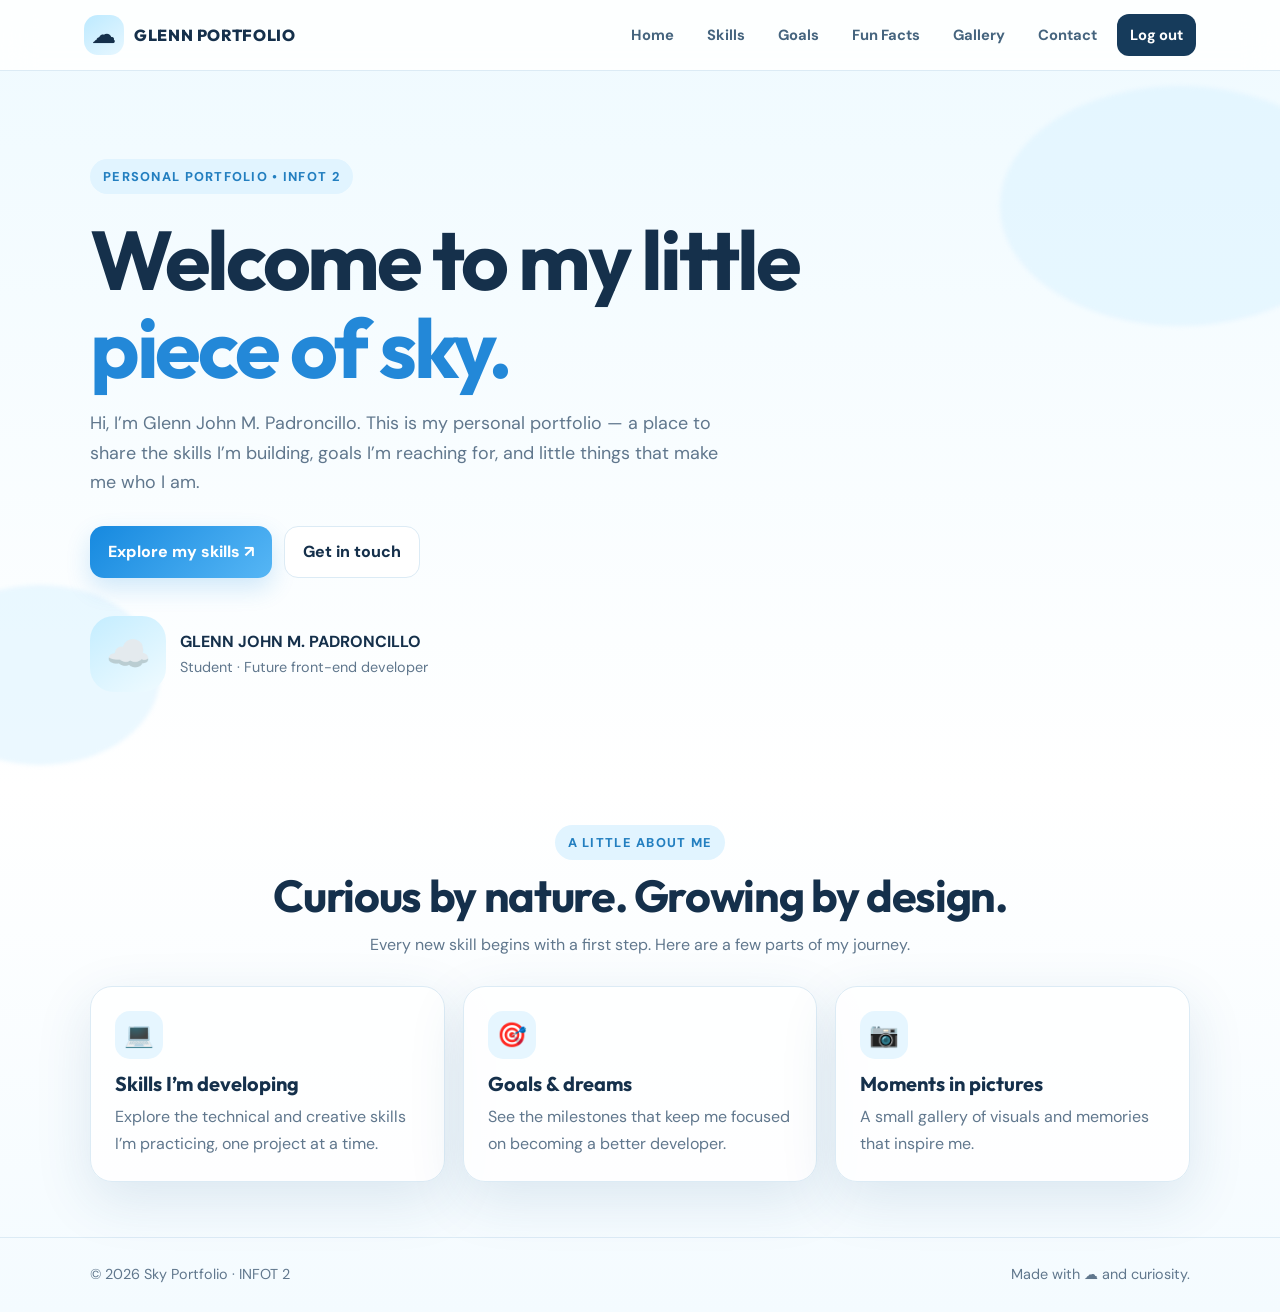
<file: index.html>
<!doctype html>
<html lang="en">
<head>
  <meta charset="utf-8">
  <meta name="viewport" content="width=device-width,initial-scale=1">
  <meta name="theme-color" content="#eaf7ff">
  <title>Home | Sky Portfolio</title>
  <link rel="stylesheet" href="style.css">
</head>
<body>

<header class="site-header">
  <div class="nav-wrap">
    <a class="brand" href="index.html">
      <span class="brand-mark">☁</span>
      <span>GLENN PORTFOLIO</span>
    </a>

    <button class="menu-toggle" aria-expanded="false" aria-label="Toggle navigation">
      ☰ Menu
    </button>

    <nav class="nav-links" aria-label="Main navigation">
      <a href="index.html">Home</a>
      <a href="skills.html">Skills</a>
      <a href="goals.html">Goals</a>
      <a href="funfacts.html">Fun Facts</a>
      <a href="gallery.html">Gallery</a>
      <a href="contact.html">Contact</a>
      <a href="#" class="logout" data-logout>Log out</a>
    </nav>
  </div>
</header>

<main>
  <section class="hero">
    <div class="container">
      <span class="eyebrow">PERSONAL PORTFOLIO • INFOT 2</span>

      <h1>Welcome to my little <span>piece of sky.</span></h1>

      <p class="lead">
        Hi, I’m Glenn John M. Padroncillo. This is my personal portfolio —
        a place to share the skills I’m building, goals I’m reaching for,
        and little things that make me who I am.
      </p>

      <div class="actions">
        <a class="btn btn-primary" href="skills.html">Explore my skills ↗</a>
        <a class="btn btn-secondary" href="contact.html">Get in touch</a>
      </div>

      <div style="margin-top:38px" class="profile-chip">
        <div class="avatar">☁️</div>
        <div>
          <strong>GLENN JOHN M. PADRONCILLO</strong>
          <div style="color:var(--muted);font-size:.9rem">
            Student · Future front-end developer
          </div>
        </div>
      </div>
    </div>
  </section>

  <section class="section">
    <div class="container">
      <div class="section-head">
        <span class="eyebrow">A LITTLE ABOUT ME</span>
        <h2>Curious by nature. Growing by design.</h2>
        <p>Every new skill begins with a first step. Here are a few parts of my journey.</p>
      </div>

      <div class="grid">
        <a class="card" href="skills.html">
          <span class="card-icon">💻</span>
          <h3>Skills I’m developing</h3>
          <p>Explore the technical and creative skills I’m practicing, one project at a time.</p>
        </a>

        <a class="card" href="goals.html">
          <span class="card-icon">🎯</span>
          <h3>Goals &amp; dreams</h3>
          <p>See the milestones that keep me focused on becoming a better developer.</p>
        </a>

        <a class="card" href="gallery.html">
          <span class="card-icon">📷</span>
          <h3>Moments in pictures</h3>
          <p>A small gallery of visuals and memories that inspire me.</p>
        </a>
      </div>
    </div>
  </section>
</main>

<footer class="site-footer">
  <div class="container footer-inner">
    <span>© <span data-year></span> Sky Portfolio · INFOT 2</span>
    <span>Made with ☁ and curiosity.</span>
  </div>
</footer>

<script>
  document.querySelectorAll('[data-year]').forEach(e => {
    e.textContent = new Date().getFullYear();
  });
</script>

<script src="script.js"></script>

</body>
</html>
</file>
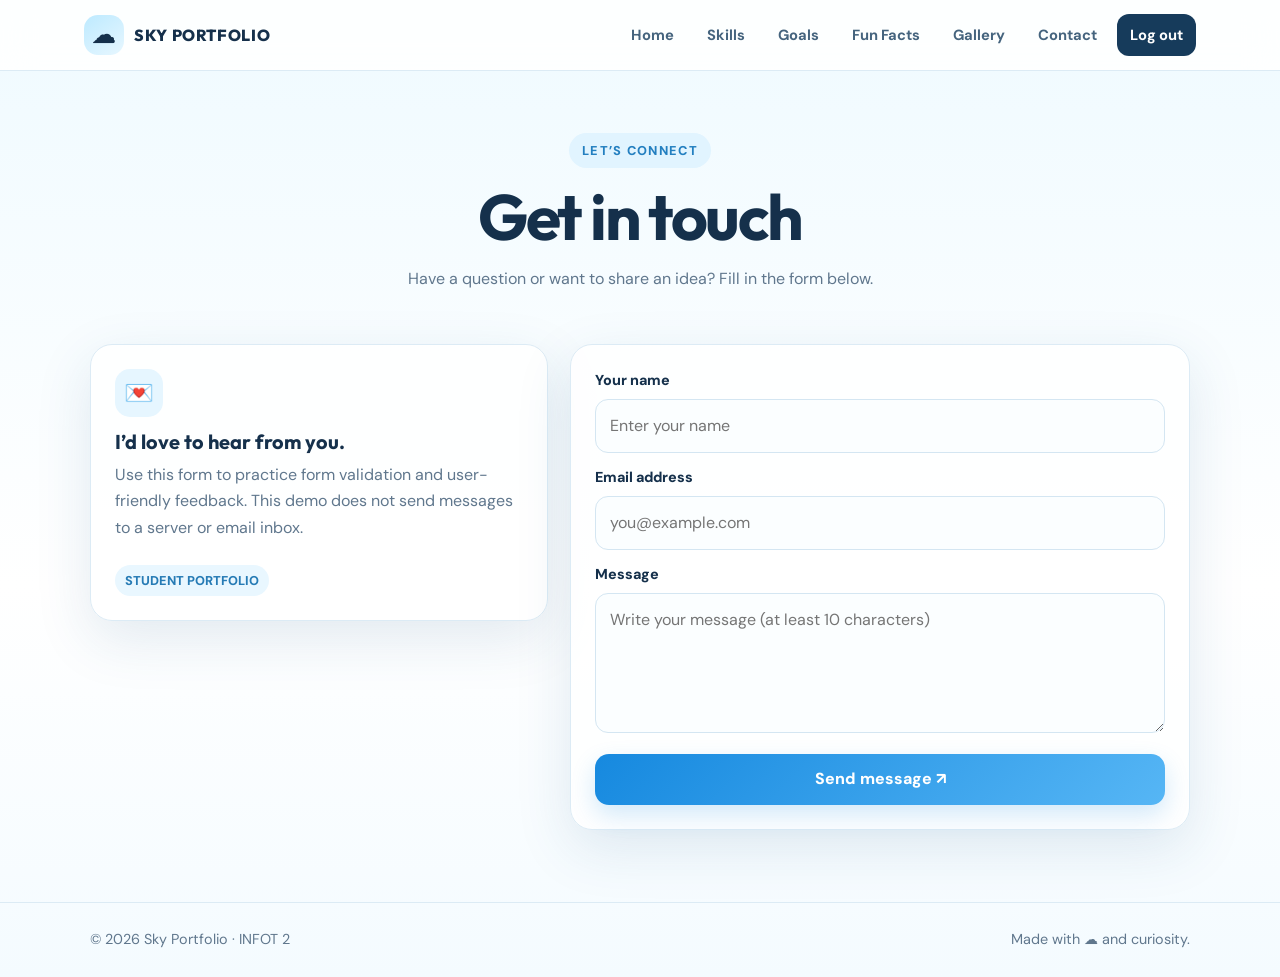
<file: contact.html>
<!doctype html><html lang="en"><head><meta charset="utf-8"><meta name="viewport" content="width=device-width,initial-scale=1"><meta name="theme-color" content="#eaf7ff"><title>Contact | Sky Portfolio</title><link rel="stylesheet" href="style.css"></head><body><header class="site-header"><div class="nav-wrap"><a class="brand" href="index.html"><span class="brand-mark">☁</span><span>SKY PORTFOLIO</span></a><button class="menu-toggle" aria-expanded="false" aria-label="Toggle navigation">☰ Menu</button><nav class="nav-links" aria-label="Main navigation"><a href="index.html">Home</a><a href="skills.html">Skills</a><a href="goals.html">Goals</a><a href="funfacts.html">Fun Facts</a><a href="gallery.html">Gallery</a><a href="contact.html">Contact</a><a href="#" class="logout" data-logout>Log out</a></nav></div></header><main><section class="page-hero container"><span class="eyebrow">LET’S CONNECT</span><h1 class="page-title">Get in touch</h1><p class="page-intro">Have a question or want to share an idea? Fill in the form below.</p></section><section class="content-section"><div class="container contact-layout"><aside class="card"><span class="card-icon">💌</span><h3>I’d love to hear from you.</h3><p>Use this form to practice form validation and user-friendly feedback. This demo does not send messages to a server or email inbox.</p><div style="margin-top:24px"><span class="tag">STUDENT PORTFOLIO</span></div></aside><form class="card contact-form" id="contactForm" novalidate><div class="field"><label for="name">Your name</label><input id="name" name="name" placeholder="Enter your name" required></div><div class="field"><label for="email">Email address</label><input id="email" name="email" type="email" placeholder="you@example.com" required></div><div class="field"><label for="message">Message</label><textarea id="message" name="message" placeholder="Write your message (at least 10 characters)" required></textarea></div><div class="form-message" role="status" aria-live="polite"></div><button class="btn btn-primary" type="submit">Send message ↗</button></form></div></section></main><footer class="site-footer"><div class="container footer-inner"><span>© <span data-year></span> Sky Portfolio · INFOT 2</span><span>Made with ☁ and curiosity.</span></div></footer><script>document.querySelectorAll('[data-year]').forEach(e=>e.textContent=new Date().getFullYear());</script><script src="script.js"></script></body></html>
</file>
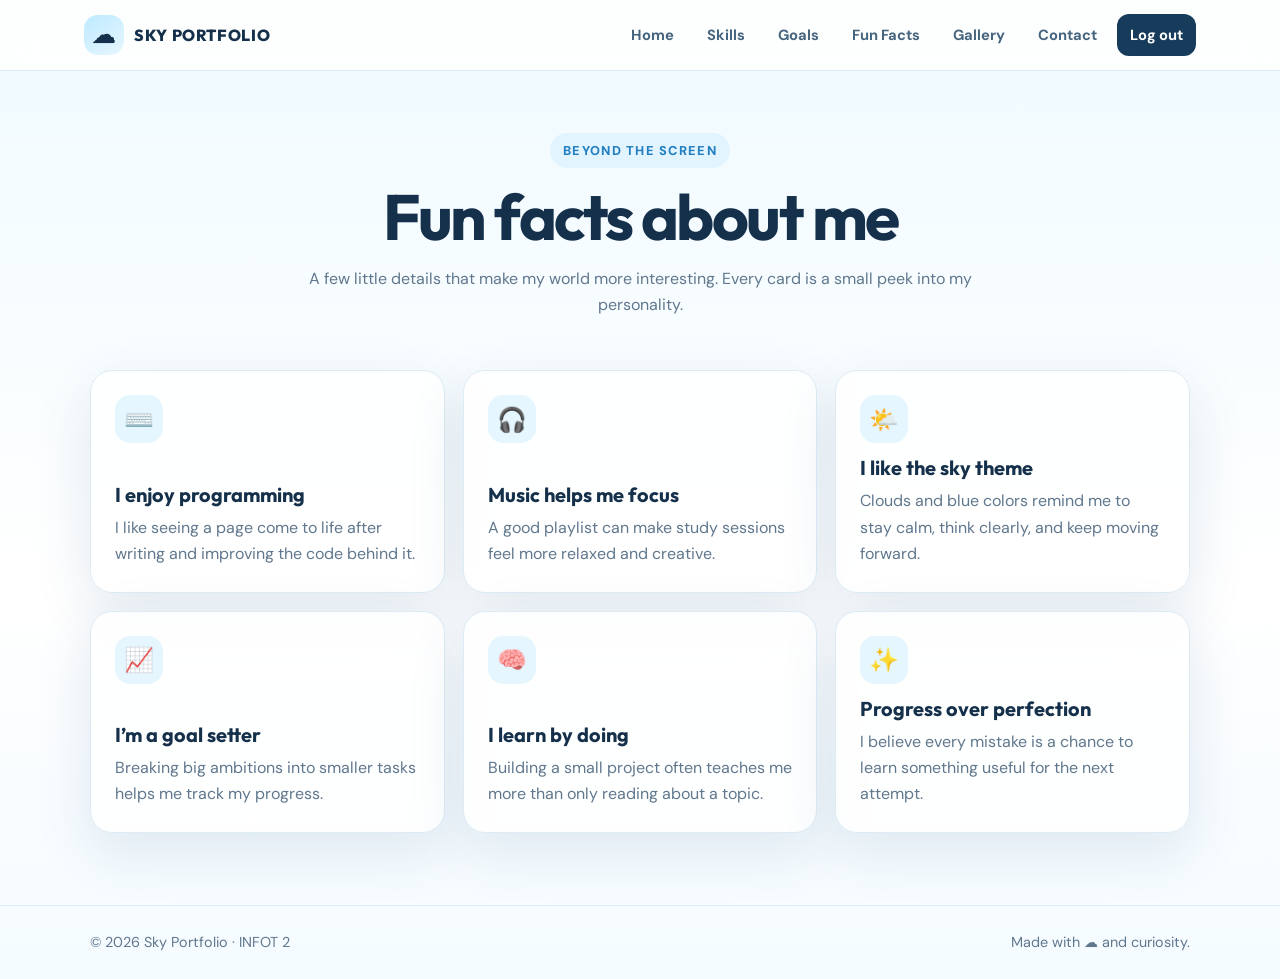
<file: funfacts.html>
<!doctype html><html lang="en"><head><meta charset="utf-8"><meta name="viewport" content="width=device-width,initial-scale=1"><meta name="theme-color" content="#eaf7ff"><title>Fun Facts | Sky Portfolio</title><link rel="stylesheet" href="style.css"></head><body><header class="site-header"><div class="nav-wrap"><a class="brand" href="index.html"><span class="brand-mark">☁</span><span>SKY PORTFOLIO</span></a><button class="menu-toggle" aria-expanded="false" aria-label="Toggle navigation">☰ Menu</button><nav class="nav-links" aria-label="Main navigation"><a href="index.html">Home</a><a href="skills.html">Skills</a><a href="goals.html">Goals</a><a href="funfacts.html">Fun Facts</a><a href="gallery.html">Gallery</a><a href="contact.html">Contact</a><a href="#" class="logout" data-logout>Log out</a></nav></div></header><main><section class="page-hero container"><span class="eyebrow">BEYOND THE SCREEN</span><h1 class="page-title">Fun facts about me</h1><p class="page-intro">A few little details that make my world more interesting. Every card is a small peek into my personality.</p></section><section class="content-section"><div class="container grid"><article class="card fact-card"><span class="card-icon">⌨️</span><div><h3>I enjoy programming</h3><p>I like seeing a page come to life after writing and improving the code behind it.</p></div></article><article class="card fact-card"><span class="card-icon">🎧</span><div><h3>Music helps me focus</h3><p>A good playlist can make study sessions feel more relaxed and creative.</p></div></article><article class="card fact-card"><span class="card-icon">🌤️</span><div><h3>I like the sky theme</h3><p>Clouds and blue colors remind me to stay calm, think clearly, and keep moving forward.</p></div></article><article class="card fact-card"><span class="card-icon">📈</span><div><h3>I’m a goal setter</h3><p>Breaking big ambitions into smaller tasks helps me track my progress.</p></div></article><article class="card fact-card"><span class="card-icon">🧠</span><div><h3>I learn by doing</h3><p>Building a small project often teaches me more than only reading about a topic.</p></div></article><article class="card fact-card"><span class="card-icon">✨</span><div><h3>Progress over perfection</h3><p>I believe every mistake is a chance to learn something useful for the next attempt.</p></div></article></div></section></main><footer class="site-footer"><div class="container footer-inner"><span>© <span data-year></span> Sky Portfolio · INFOT 2</span><span>Made with ☁ and curiosity.</span></div></footer><script>document.querySelectorAll('[data-year]').forEach(e=>e.textContent=new Date().getFullYear());</script><script src="script.js"></script></body></html>
</file>
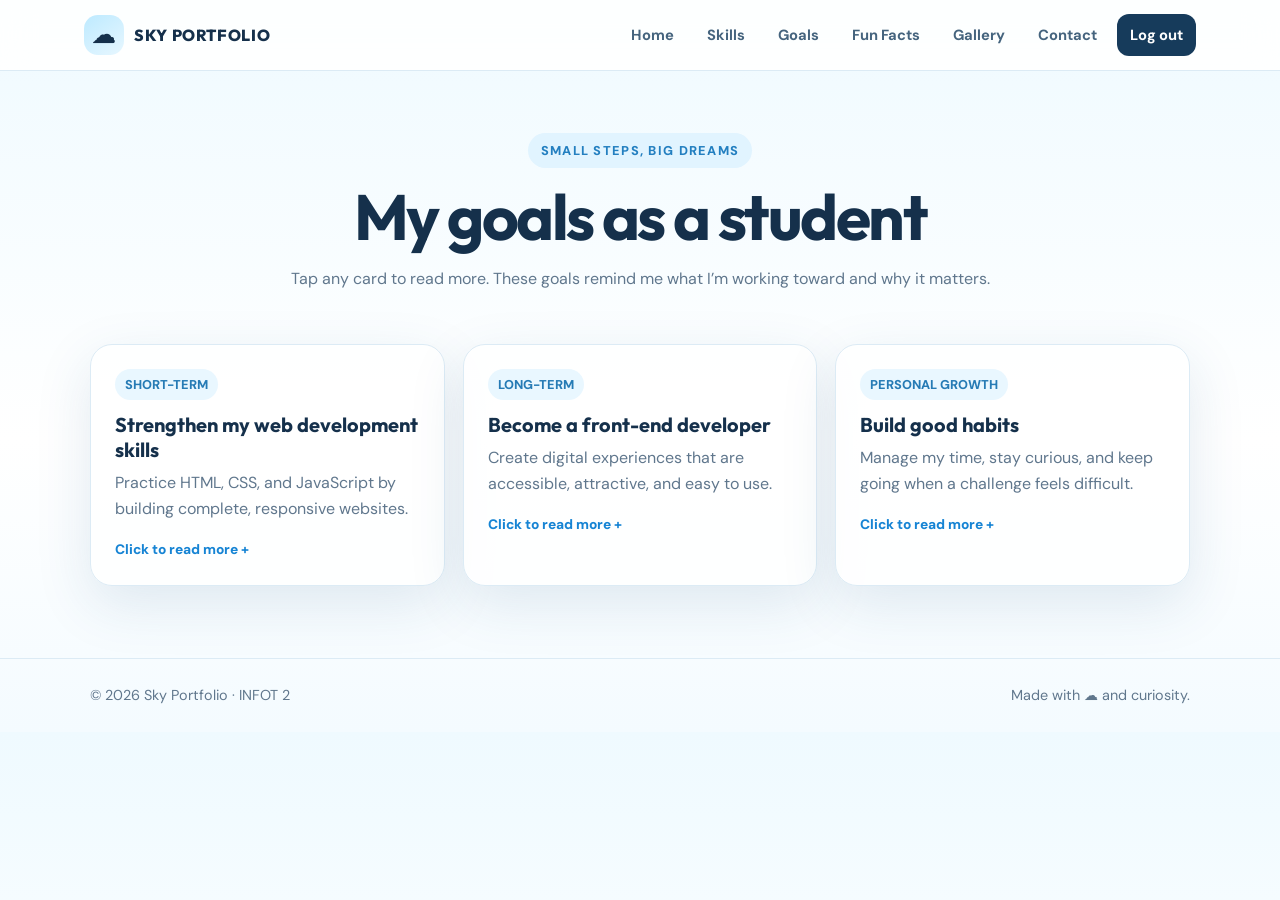
<file: goals.html>
<!doctype html><html lang="en"><head><meta charset="utf-8"><meta name="viewport" content="width=device-width,initial-scale=1"><meta name="theme-color" content="#eaf7ff"><title>Goals | Sky Portfolio</title><link rel="stylesheet" href="style.css"></head><body><header class="site-header"><div class="nav-wrap"><a class="brand" href="index.html"><span class="brand-mark">☁</span><span>SKY PORTFOLIO</span></a><button class="menu-toggle" aria-expanded="false" aria-label="Toggle navigation">☰ Menu</button><nav class="nav-links" aria-label="Main navigation"><a href="index.html">Home</a><a href="skills.html">Skills</a><a href="goals.html">Goals</a><a href="funfacts.html">Fun Facts</a><a href="gallery.html">Gallery</a><a href="contact.html">Contact</a><a href="#" class="logout" data-logout>Log out</a></nav></div></header><main><section class="page-hero container"><span class="eyebrow">SMALL STEPS, BIG DREAMS</span><h1 class="page-title">My goals as a student</h1><p class="page-intro">Tap any card to read more. These goals remind me what I’m working toward and why it matters.</p></section><section class="content-section"><div class="container grid"><article class="card goal-card" tabindex="0" aria-expanded="false"><span class="tag">SHORT-TERM</span><h3>Strengthen my web development skills</h3><p>Practice HTML, CSS, and JavaScript by building complete, responsive websites.</p><div class="goal-details"><p>I want to become more confident writing clean code, fixing bugs, and turning designs into useful pages.</p></div><p style="margin-top:15px;color:#1684d4;font-weight:800;font-size:.86rem">Click to read more +</p></article><article class="card goal-card" tabindex="0" aria-expanded="false"><span class="tag">LONG-TERM</span><h3>Become a front-end developer</h3><p>Create digital experiences that are accessible, attractive, and easy to use.</p><div class="goal-details"><p>I plan to keep learning modern tools, build a portfolio of projects, and look for opportunities to contribute to real-world work.</p></div><p style="margin-top:15px;color:#1684d4;font-weight:800;font-size:.86rem">Click to read more +</p></article><article class="card goal-card" tabindex="0" aria-expanded="false"><span class="tag">PERSONAL GROWTH</span><h3>Build good habits</h3><p>Manage my time, stay curious, and keep going when a challenge feels difficult.</p><div class="goal-details"><p>Consistent effort matters more than perfection. I want to become a reliable teammate and a person who learns from every experience.</p></div><p style="margin-top:15px;color:#1684d4;font-weight:800;font-size:.86rem">Click to read more +</p></article></div></section></main><footer class="site-footer"><div class="container footer-inner"><span>© <span data-year></span> Sky Portfolio · INFOT 2</span><span>Made with ☁ and curiosity.</span></div></footer><script>document.querySelectorAll('[data-year]').forEach(e=>e.textContent=new Date().getFullYear());</script><script src="script.js"></script></body></html>
</file>
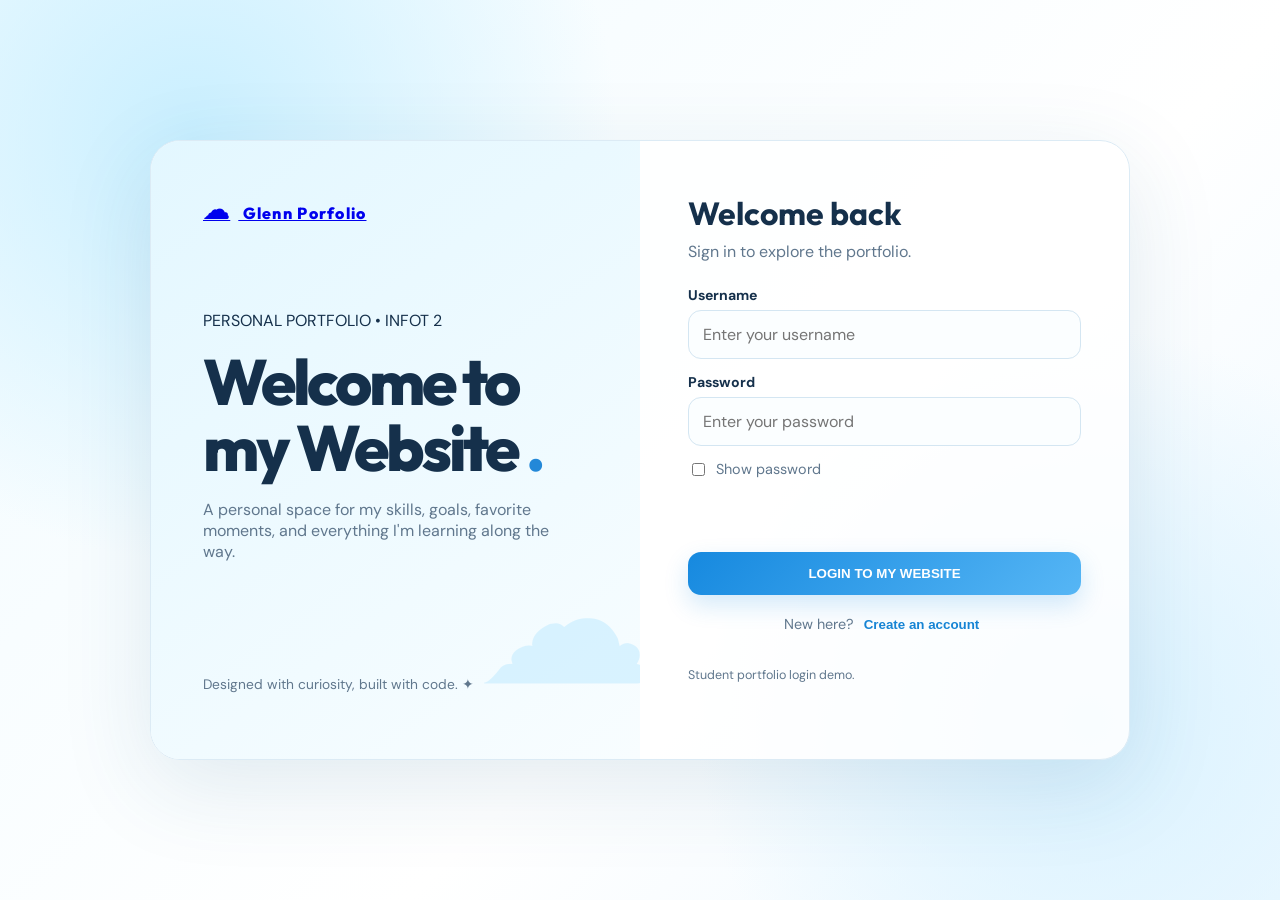
<file: login.html>
<!DOCTYPE html><html lang="en">
<head>
  <meta charset="UTF-8">
  <meta name="viewport" content="width=device-width, initial-scale=1.0">
  <meta name="theme-color" content="#eaf7ff">
  <title> My Website | Login</title>
  <link rel="stylesheet" href="login_style.css">
</head>
<body><main class="auth-shell">  <section class="auth-intro">
    <a class="brand" href="login.html">
      <span>☁</span> Glenn Porfolio
    </a><div class="intro-copy">
  <span class="eyebrow">PERSONAL PORTFOLIO • INFOT 2</span>
  <h1>Welcome to my Website <span>.</span></h1>
  <p>
    A personal space for my skills, goals, favorite moments,
    and everything I'm learning along the way.
  </p>
</div>

<p class="intro-note">Designed with curiosity, built with code. ✦</p>

  </section>  <section class="auth-panel"><h2 id="formTitle">Welcome back</h2>
<p class="subtext" id="formSubtitle">
  Sign in to explore the portfolio.
</p>

<div class="toast" id="toast" role="status"></div>

<form class="auth-form" id="authForm">

  <div class="auth-field">
    <label for="username">Username</label>
    <input
      id="username"
      name="username"
      type="text"
      autocomplete="username"
      placeholder="Enter your username"
      required
      minlength="3"
    >
  </div>

  <div class="auth-field">
    <label for="password">Password</label>
    <input
      id="password"
      name="password"
      type="password"
      autocomplete="current-password"
      placeholder="Enter your password"
      required
      minlength="6"
    >
  </div>

  <div class="auth-field" id="confirmWrap" hidden>
    <label for="confirmPassword">Confirm password</label>
    <input
      id="confirmPassword"
      name="confirmPassword"
      type="password"
      autocomplete="new-password"
      placeholder="Enter your password again"
    >
  </div>

  <label class="show-password">
    <input type="checkbox" id="showPassword">
    Show password
  </label>

  <p class="auth-error" id="errorMessage" role="alert"></p>

  <button class="submit-btn" id="submitBtn" type="submit">
    LOGIN TO MY WEBSITE
  </button>

</form>

<p class="switch-mode" id="switchText">
  New here?
  <button type="button" id="switchMode">Create an account</button>
</p>

<p class="subtext" style="font-size:.78rem;margin-top:20px">
  Student portfolio login demo.
</p>

  </section>
</main><script>
const form = document.querySelector('#authForm');
const title = document.querySelector('#formTitle');
const subtitle = document.querySelector('#formSubtitle');
const username = document.querySelector('#username');
const password = document.querySelector('#password');
const confirmWrap = document.querySelector('#confirmWrap');
const confirmPassword = document.querySelector('#confirmPassword');
const showPassword = document.querySelector('#showPassword');
const submitBtn = document.querySelector('#submitBtn');
const switchText = document.querySelector('#switchText');
const error = document.querySelector('#errorMessage');
const toast = document.querySelector('#toast');

let mode = 'login';

function setMode(nextMode) {
  mode = nextMode;

  title.textContent = mode === 'login'
    ? 'Welcome back'
    : 'Create your account';

  subtitle.textContent = mode === 'login'
    ? 'Sign in to explore the portfolio.'
    : 'Create an account to get started.';

  confirmWrap.hidden = mode === 'login';
  confirmPassword.required = mode === 'signup';

  password.autocomplete = mode === 'login'
    ? 'current-password'
    : 'new-password';

  submitBtn.textContent = mode === 'login'
    ? 'LOGIN TO MY WEBSITE'
    : 'CREATE ACCOUNT';

  switchText.replaceChildren(
    document.createTextNode(
      mode === 'login'
        ? 'New here? '
        : 'Already have an account? '
    )
  );

  const switchButton = document.createElement('button');
  switchButton.type = 'button';
  switchButton.textContent = mode === 'login'
    ? 'Create an account'
    : 'Sign in';

  switchButton.addEventListener('click', () => {
    setMode(mode === 'login' ? 'signup' : 'login');
  });

  switchText.appendChild(switchButton);

  error.textContent = '';
  toast.textContent = '';
  toast.classList.remove('show');
}

switchText.querySelector('button').addEventListener('click', () => {
  setMode('signup');
});

showPassword.addEventListener('change', () => {
  password.type = showPassword.checked ? 'text' : 'password';
  confirmPassword.type = showPassword.checked ? 'text' : 'password';
});

form.addEventListener('submit', event => {
  event.preventDefault();

  error.textContent = '';
  toast.textContent = '';

  const user = username.value.trim();
  const pass = password.value;

  if (user.length < 3) {
    error.textContent = 'Username must be at least 3 characters.';
    return;
  }

  if (pass.length < 6) {
    error.textContent = 'Password must be at least 6 characters.';
    return;
  }

  let accounts;

  try {
    accounts = JSON.parse(
      localStorage.getItem('skyPortfolioAccounts') || '{}'
    );

    if (
      !accounts ||
      typeof accounts !== 'object' ||
      Array.isArray(accounts)
    ) {
      accounts = {};
    }
  } catch {
    accounts = {};
  }

  if (mode === 'signup') {
    if (pass !== confirmPassword.value) {
      error.textContent = 'Passwords do not match.';
      return;
    }

    if (Object.prototype.hasOwnProperty.call(accounts, user)) {
      error.textContent = 'Username already exists. Please sign in.';
      return;
    }

    accounts[user] = pass;
    localStorage.setItem(
      'skyPortfolioAccounts',
      JSON.stringify(accounts)
    );

    toast.textContent = 'Account created! You can now sign in.';
    toast.classList.add('show');

    form.reset();
    setMode('login');
    toast.textContent = 'Account created! You can now sign in.';
    toast.classList.add('show');
    return;
  }

  if (
    !Object.prototype.hasOwnProperty.call(accounts, user) ||
    accounts[user] !== pass
  ) {
    error.textContent =
      'Incorrect username or password. Please sign up first if you are new.';
    return;
  }

  localStorage.setItem('skyPortfolioLoggedIn', 'true');
  localStorage.setItem('skyPortfolioUser', user);

  window.location.href = 'index.html';
});
</script></body>
</html>
</file>
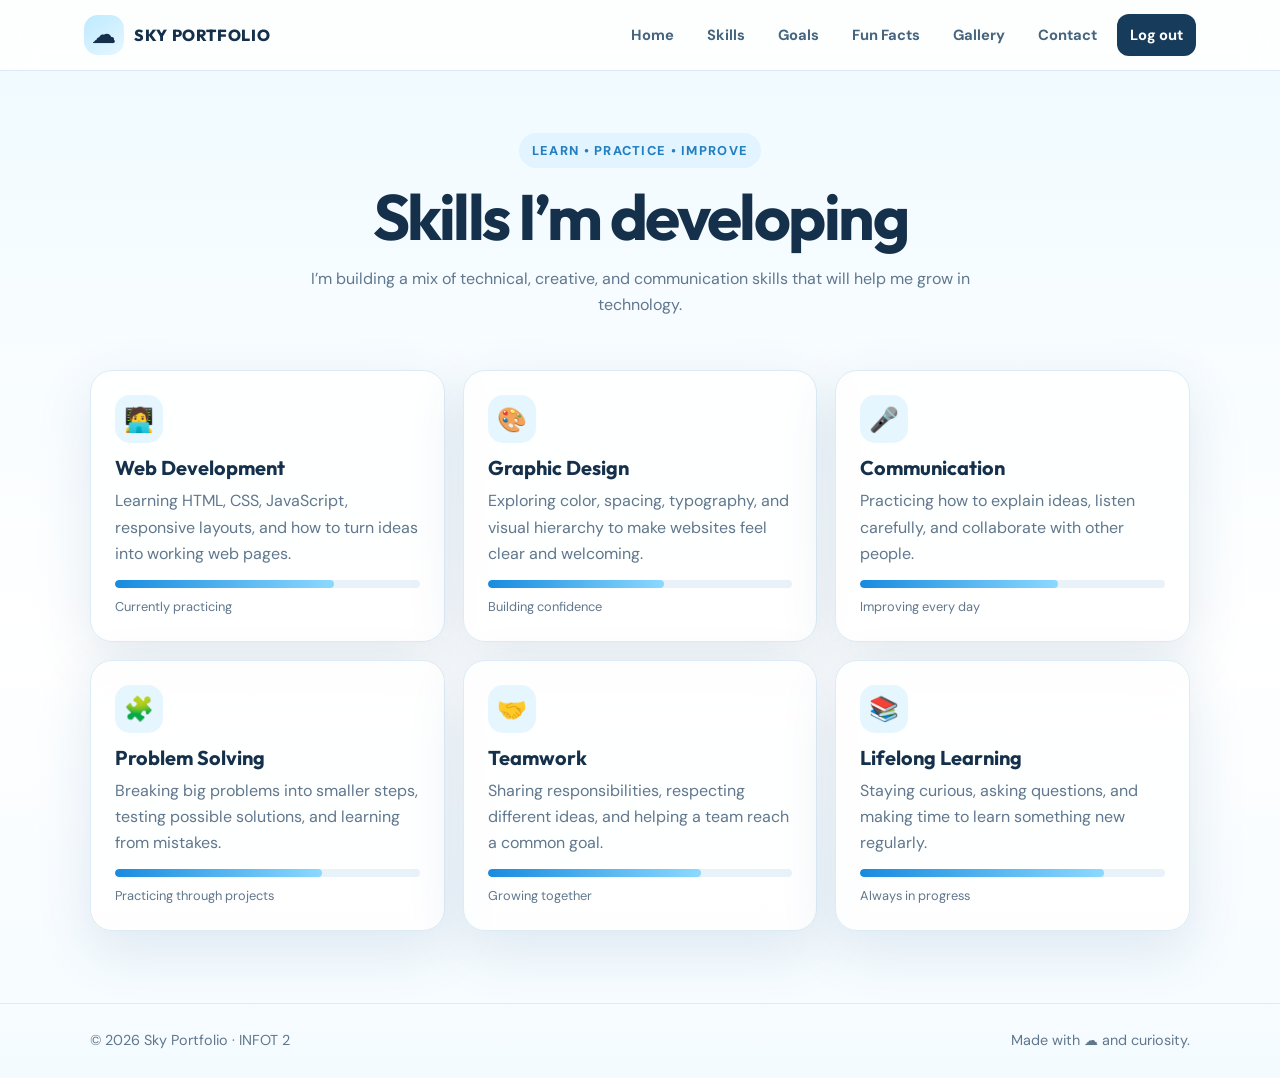
<file: skills.html>
<!doctype html><html lang="en"><head><meta charset="utf-8"><meta name="viewport" content="width=device-width,initial-scale=1"><meta name="theme-color" content="#eaf7ff"><title>Skills | Sky Portfolio</title><link rel="stylesheet" href="style.css"></head><body><header class="site-header"><div class="nav-wrap"><a class="brand" href="index.html"><span class="brand-mark">☁</span><span>SKY PORTFOLIO</span></a><button class="menu-toggle" aria-expanded="false" aria-label="Toggle navigation">☰ Menu</button><nav class="nav-links" aria-label="Main navigation"><a href="index.html">Home</a><a href="skills.html">Skills</a><a href="goals.html">Goals</a><a href="funfacts.html">Fun Facts</a><a href="gallery.html">Gallery</a><a href="contact.html">Contact</a><a href="#" class="logout" data-logout>Log out</a></nav></div></header><main><section class="page-hero container"><span class="eyebrow">LEARN • PRACTICE • IMPROVE</span><h1 class="page-title">Skills I’m developing</h1><p class="page-intro">I’m building a mix of technical, creative, and communication skills that will help me grow in technology.</p></section><section class="content-section"><div class="container grid"><article class="card"><span class="card-icon">🧑‍💻</span><h3>Web Development</h3><p>Learning HTML, CSS, JavaScript, responsive layouts, and how to turn ideas into working web pages.</p><div class="skill-meter"><span style="width:72%"></span></div><p style="font-size:.8rem;margin-top:8px">Currently practicing</p></article><article class="card"><span class="card-icon">🎨</span><h3>Graphic Design</h3><p>Exploring color, spacing, typography, and visual hierarchy to make websites feel clear and welcoming.</p><div class="skill-meter"><span style="width:58%"></span></div><p style="font-size:.8rem;margin-top:8px">Building confidence</p></article><article class="card"><span class="card-icon">🎤</span><h3>Communication</h3><p>Practicing how to explain ideas, listen carefully, and collaborate with other people.</p><div class="skill-meter"><span style="width:65%"></span></div><p style="font-size:.8rem;margin-top:8px">Improving every day</p></article><article class="card"><span class="card-icon">🧩</span><h3>Problem Solving</h3><p>Breaking big problems into smaller steps, testing possible solutions, and learning from mistakes.</p><div class="skill-meter"><span style="width:68%"></span></div><p style="font-size:.8rem;margin-top:8px">Practicing through projects</p></article><article class="card"><span class="card-icon">🤝</span><h3>Teamwork</h3><p>Sharing responsibilities, respecting different ideas, and helping a team reach a common goal.</p><div class="skill-meter"><span style="width:70%"></span></div><p style="font-size:.8rem;margin-top:8px">Growing together</p></article><article class="card"><span class="card-icon">📚</span><h3>Lifelong Learning</h3><p>Staying curious, asking questions, and making time to learn something new regularly.</p><div class="skill-meter"><span style="width:80%"></span></div><p style="font-size:.8rem;margin-top:8px">Always in progress</p></article></div></section></main><footer class="site-footer"><div class="container footer-inner"><span>© <span data-year></span> Sky Portfolio · INFOT 2</span><span>Made with ☁ and curiosity.</span></div></footer><script>document.querySelectorAll('[data-year]').forEach(e=>e.textContent=new Date().getFullYear());</script><script src="script.js"></script></body></html>
</file>
<file: style.css>
@import url('https://fonts.googleapis.com/css2?family=DM+Sans:wght@400;500;600;700&family=Outfit:wght@400;500;600;700;800&display=swap');
:root{--ink:#15304b;--muted:#60778d;--blue:#2d8fe5;--sky:#eaf7ff;--white:#fff;--line:#dcebf5;--shadow:0 18px 55px #225a8420}*{box-sizing:border-box}html{scroll-behavior:smooth}body{margin:0;font-family:'DM Sans',sans-serif;color:var(--ink);background:linear-gradient(180deg,#effaff 0%,#fff 60%,#f4fbff 100%);line-height:1.65}a{color:inherit;text-decoration:none}img{max-width:100%;display:block}button,input,textarea{font:inherit}.site-header{position:sticky;top:0;z-index:20;background:#ffffffdf;backdrop-filter:blur(16px);border-bottom:1px solid #dcebf5}.nav-wrap{max-width:1160px;margin:auto;padding:14px 24px;display:flex;align-items:center;justify-content:space-between;gap:20px}.brand{display:flex;align-items:center;gap:10px;font-family:Outfit,sans-serif;font-weight:800;letter-spacing:.04em}.brand-mark{display:grid;place-items:center;width:40px;height:40px;border-radius:14px;background:linear-gradient(145deg,#bdeaff,#e7f7ff);font-size:23px}.nav-links{display:flex;align-items:center;gap:7px;flex-wrap:wrap}.nav-links a{padding:9px 13px;border-radius:12px;color:#45647e;font-size:.92rem;font-weight:700;transition:.2s}.nav-links a:hover,.nav-links a.active{background:#e5f5ff;color:#1379c9}.nav-links .logout{background:#163b5b;color:white}.menu-toggle{display:none;border:0;background:#eaf7ff;border-radius:10px;padding:9px 12px;color:var(--ink)}.container{width:min(1100px,calc(100% - 40px));margin:auto}.hero{position:relative;overflow:hidden;padding:88px 0 78px}.hero:before,.hero:after{content:'';position:absolute;border-radius:50%;background:#d9f2ff88;filter:blur(2px);z-index:-1}.hero:before{width:360px;height:240px;right:-80px;top:15px}.hero:after{width:240px;height:180px;left:-80px;bottom:5px}.eyebrow{display:inline-flex;gap:8px;align-items:center;color:#237fc0;background:#e1f4ff;padding:7px 13px;border-radius:100px;font-size:.8rem;font-weight:800;letter-spacing:.1em;text-transform:uppercase}.hero h1,.page-title{font-family:Outfit,sans-serif;letter-spacing:-.04em;line-height:1.05;font-size:clamp(2.7rem,7vw,5.2rem);margin:22px 0 18px;max-width:800px}.hero h1 span{color:#2388d8}.lead{font-size:1.12rem;color:var(--muted);max-width:650px}.actions{display:flex;gap:12px;flex-wrap:wrap;margin-top:28px}.btn{display:inline-flex;justify-content:center;align-items:center;gap:8px;border:0;border-radius:14px;padding:12px 18px;font-weight:800;cursor:pointer;transition:transform .2s,box-shadow .2s}.btn:hover{transform:translateY(-2px)}.btn-primary{background:linear-gradient(135deg,#1689df,#56b6f5);color:white;box-shadow:0 10px 25px #1689df30}.btn-secondary{background:white;border:1px solid var(--line);color:var(--ink)}.section{padding:55px 0}.section-head{text-align:center;margin-bottom:28px}.section-head h2{font:700 clamp(1.8rem,4vw,2.8rem)/1.15 Outfit,sans-serif;letter-spacing:-.03em;margin:10px 0}.section-head p{color:var(--muted);margin:0}.grid{display:grid;grid-template-columns:repeat(3,minmax(0,1fr));gap:18px}.card{background:#ffffffd9;border:1px solid var(--line);border-radius:22px;padding:24px;box-shadow:var(--shadow)}.card h3{font:700 1.25rem Outfit,sans-serif;margin:12px 0 8px}.card p{color:var(--muted);margin:0}.card-icon{display:grid;place-items:center;width:48px;height:48px;border-radius:15px;background:#e6f6ff;font-size:24px}.page-hero{padding:62px 0 30px;text-align:center}.page-title{font-size:clamp(2.4rem,5vw,4rem);margin:15px auto}.page-intro{color:var(--muted);max-width:700px;margin:auto}.content-section{padding:22px 0 72px}.tag{display:inline-block;background:#e9f7ff;color:#267bb5;border-radius:99px;padding:5px 10px;font-size:.8rem;font-weight:800}.skill-meter{height:8px;background:#e8f2f8;border-radius:9px;overflow:hidden;margin-top:12px}.skill-meter span{height:100%;display:block;background:linear-gradient(90deg,#188bdf,#8bd9ff);border-radius:9px}.goal-card{cursor:pointer}.goal-details{display:none;margin-top:14px;padding-top:14px;border-top:1px solid var(--line)}.goal-card.open .goal-details{display:block}.fact-card{min-height:190px;display:flex;flex-direction:column;justify-content:space-between}.gallery-grid{display:grid;grid-template-columns:repeat(3,minmax(0,1fr));gap:16px}.gallery-item{overflow:hidden;border-radius:20px;border:1px solid var(--line);background:white;box-shadow:var(--shadow);cursor:pointer}.gallery-item img{width:100%;height:240px;object-fit:cover;transition:transform .35s}.gallery-item:hover img{transform:scale(1.04)}.gallery-caption{padding:14px 16px;color:var(--muted);font-size:.9rem}.lightbox{position:fixed;inset:0;background:#071b2ceF;z-index:60;display:none;align-items:center;justify-content:center;padding:25px}.lightbox.open{display:flex}.lightbox img{max-height:82vh;max-width:min(100%,1000px);object-fit:contain;border-radius:12px}.lightbox button{position:absolute;background:#ffffff20;color:white;border:1px solid #ffffff55;border-radius:50%;width:44px;height:44px;font-size:24px;cursor:pointer}.lightbox .close{right:24px;top:22px}.lightbox .prev{left:24px;top:50%}.lightbox .next{right:24px;top:50%}.contact-layout{display:grid;grid-template-columns:.85fr 1.15fr;gap:22px;align-items:start}.contact-form{display:grid;gap:13px}.field label{display:block;font-size:.9rem;font-weight:800;margin-bottom:6px}.field input,.field textarea,.auth-field input{width:100%;padding:13px 14px;border:1px solid #d4e6f2;border-radius:13px;background:#fbfeff;outline:none;color:var(--ink)}.field input:focus,.field textarea:focus,.auth-field input:focus{border-color:#55aee9;box-shadow:0 0 0 4px #55aee920}.field textarea{min-height:140px;resize:vertical}.form-message{display:none;border-radius:12px;padding:10px 13px;background:#e6f8ed;color:#17643b}.form-message.show{display:block}.site-footer{border-top:1px solid var(--line);padding:25px 0;color:var(--muted);font-size:.9rem}.footer-inner{display:flex;justify-content:space-between;gap:15px;flex-wrap:wrap}.profile-chip{display:flex;gap:14px;align-items:center}.avatar{width:76px;height:76px;border-radius:24px;display:grid;place-items:center;font-size:36px;background:linear-gradient(145deg,#c4edff,#f0fbff)}@media(max-width:800px){.grid{grid-template-columns:repeat(2,minmax(0,1fr))}.gallery-grid{grid-template-columns:repeat(2,minmax(0,1fr))}.contact-layout{grid-template-columns:1fr}.menu-toggle{display:block}.nav-wrap{flex-wrap:wrap}.nav-links{display:none;width:100%;flex-direction:column;align-items:stretch}.nav-links.open{display:flex}.nav-links a{padding:12px}.hero{padding:65px 0}.hero h1{font-size:clamp(2.7rem,11vw,4.2rem)}}@media(max-width:520px){.container{width:min(100% - 28px,1100px)}.grid,.gallery-grid{grid-template-columns:1fr}.gallery-item img{height:220px}.card{padding:20px}.page-hero{padding-top:45px}.footer-inner{display:block}}
</file>
<file: login_style.css>
@import url('https://fonts.googleapis.com/css2?family=DM+Sans:wght@400;500;600;700&family=Outfit:wght@500;600;700;800&display=swap');*{box-sizing:border-box}body{margin:0;min-height:100vh;font-family:'DM Sans',sans-serif;color:#15304b;background:radial-gradient(circle at 15% 15%,#c9efff 0,transparent 32%),radial-gradient(circle at 85% 80%,#d9f2ff 0,transparent 30%),linear-gradient(135deg,#f1fbff,#fff 60%,#edf8ff);display:grid;place-items:center;padding:24px}.auth-shell{width:min(100%,980px);min-height:620px;display:grid;grid-template-columns:1fr 1fr;background:#ffffffd9;border:1px solid #dcebf5;border-radius:30px;overflow:hidden;box-shadow:0 25px 90px #1c5c8620}.auth-intro{padding:52px;background:linear-gradient(145deg,#e3f7ff,#f8fdff);display:flex;flex-direction:column;justify-content:space-between;position:relative;overflow:hidden}.auth-intro:after{content:'☁';position:absolute;right:-15px;bottom:20px;font-size:180px;color:#c5edff;opacity:.6}.brand{font:800 1rem Outfit,sans-serif;letter-spacing:.08em}.brand span{font-size:26px;margin-right:8px}.intro-copy{position:relative;z-index:1}.intro-copy h1{font:800 clamp(2.3rem,5vw,4rem)/1.03 Outfit,sans-serif;letter-spacing:-.05em;margin:18px 0}.intro-copy h1 span{color:#2388d8}.intro-copy p{color:#60778d;max-width:350px}.intro-note{position:relative;z-index:1;color:#60778d;font-size:.86rem}.auth-panel{padding:48px;display:flex;flex-direction:column;justify-content:center}.auth-panel h2{font:700 2rem Outfit,sans-serif;margin:0 0 8px}.subtext{color:#60778d;margin:0 0 24px}.auth-form{display:grid;gap:14px}.auth-field label{display:block;font-size:.88rem;font-weight:700;margin-bottom:6px}.auth-field input{width:100%;padding:13px 14px;border:1px solid #d4e6f2;border-radius:13px;background:#fbfeff;outline:none;font:inherit}.auth-field input:focus{border-color:#55aee9;box-shadow:0 0 0 4px #55aee920}.show-password{display:flex;gap:8px;align-items:center;color:#60778d;font-size:.9rem}.show-password input{accent-color:#2388d8}.submit-btn{border:0;border-radius:13px;padding:14px;background:linear-gradient(135deg,#1689df,#56b6f5);color:white;font-weight:800;cursor:pointer;box-shadow:0 10px 25px #1689df30}.submit-btn:hover{filter:brightness(1.03)}.auth-error{color:#bd3345;font-size:.88rem;min-height:1.2em}.switch-mode{text-align:center;color:#60778d;font-size:.9rem;margin-top:20px}.switch-mode button{border:0;background:none;color:#1684d4;font-weight:800;cursor:pointer}.toast{display:none;padding:11px 13px;border-radius:12px;background:#e6f8ed;color:#17643b;font-size:.9rem}.toast.show{display:block}@media(max-width:740px){.auth-shell{grid-template-columns:1fr;max-width:500px}.auth-intro{padding:28px;min-height:250px}.intro-note{display:none}.intro-copy h1{font-size:2.5rem}.auth-panel{padding:30px 26px}.auth-intro:after{font-size:110px;bottom:-10px}}
</file>
